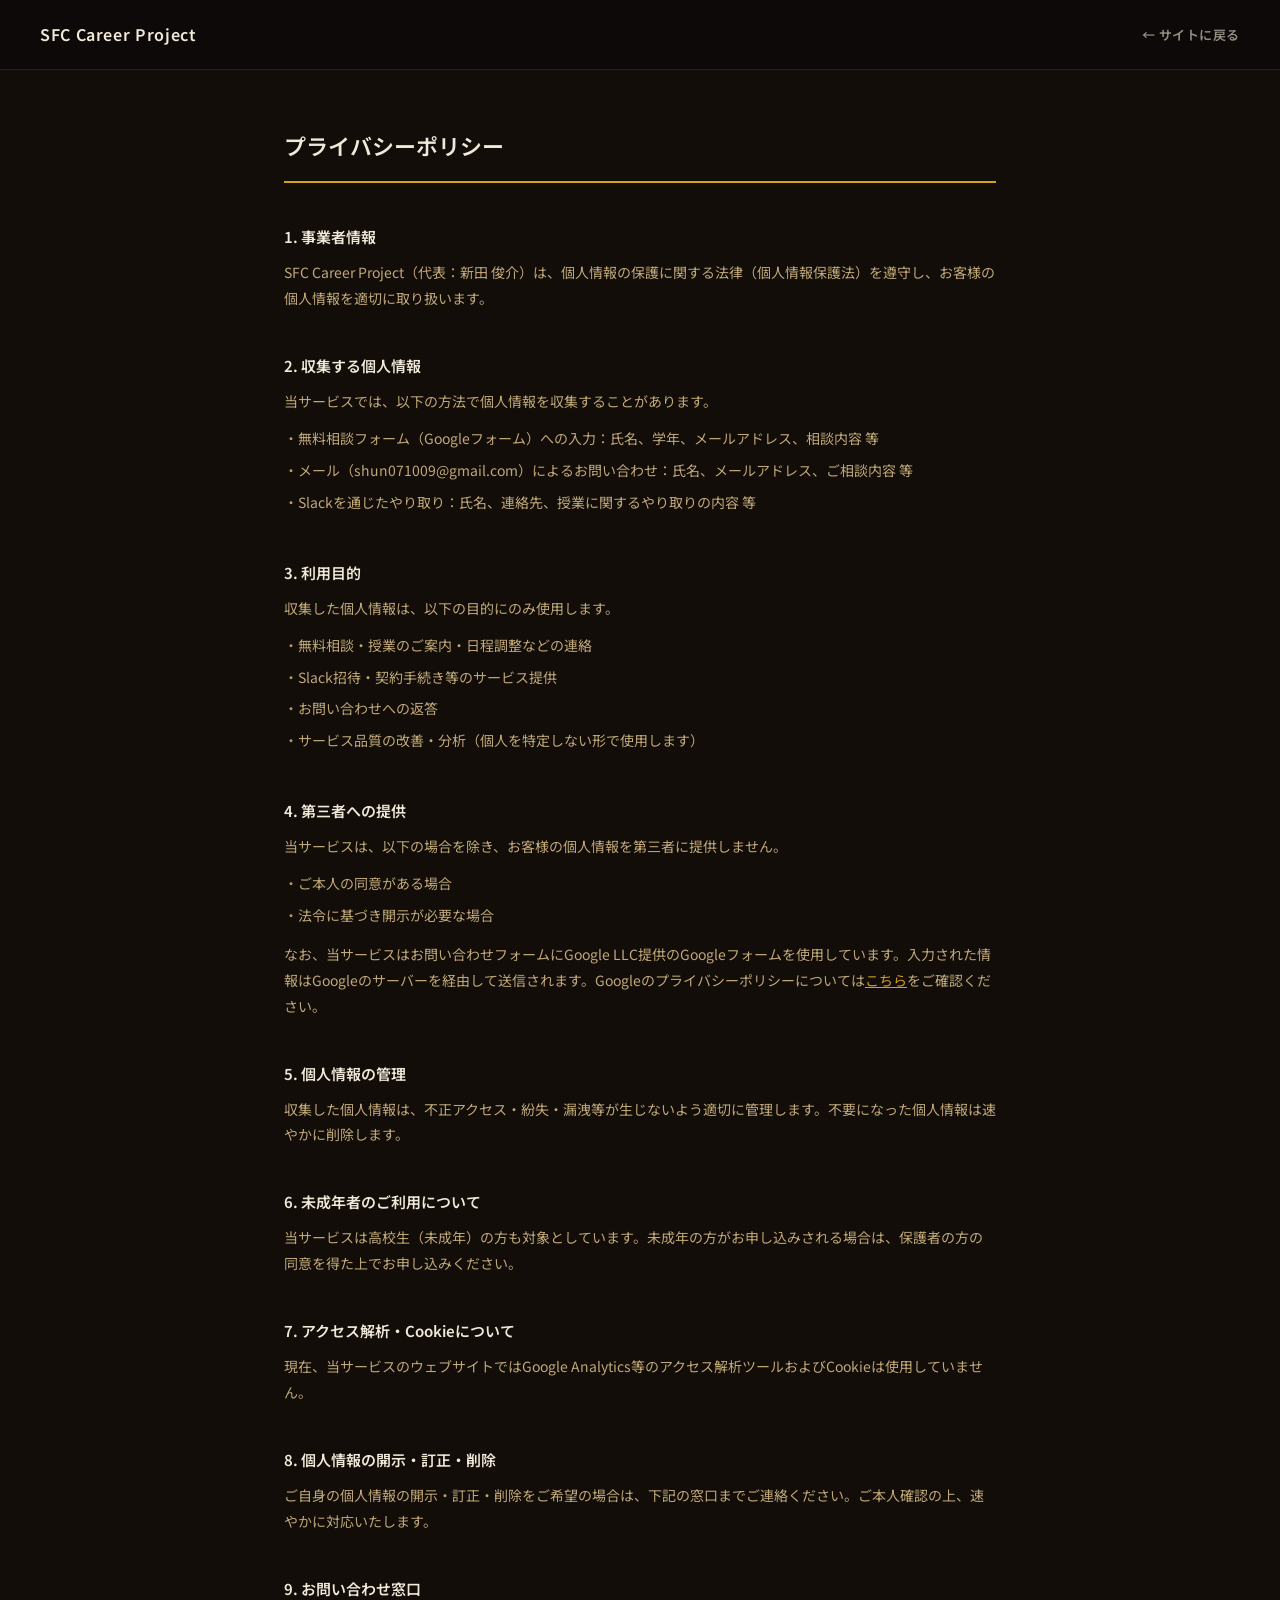
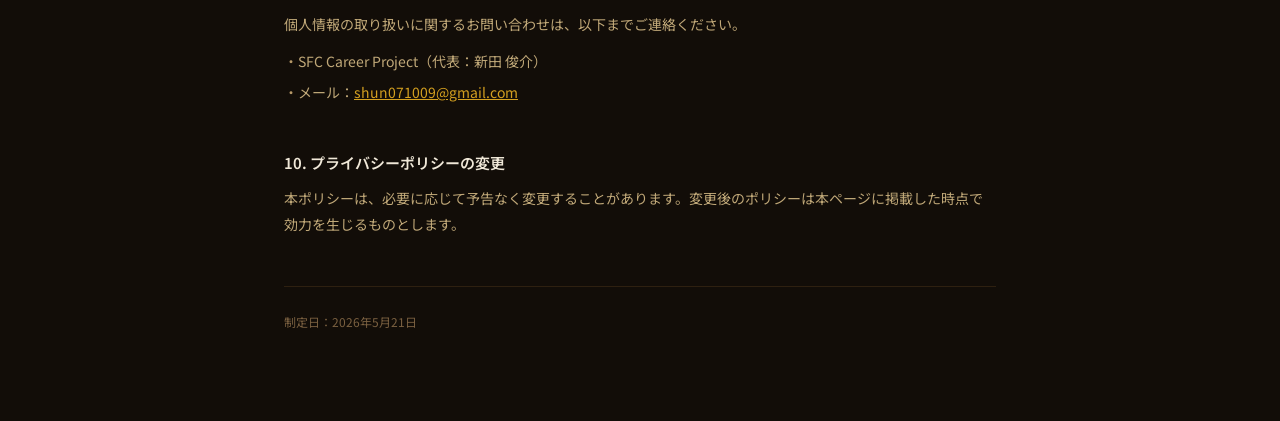
<file: privacy.html>
<!DOCTYPE html>
<html lang="ja">
<head>
<meta charset="UTF-8" />
<meta name="viewport" content="width=device-width, initial-scale=1.0" />
<title>プライバシーポリシー | SFC Career Project</title>
<link rel="preconnect" href="https://fonts.googleapis.com">
<link rel="preconnect" href="https://fonts.gstatic.com" crossorigin>
<link href="https://fonts.googleapis.com/css2?family=Noto+Sans+JP:wght@400;500;600&display=swap" rel="stylesheet">
<style>
  *, *::before, *::after { box-sizing: border-box; margin: 0; padding: 0; }
  body {
    font-family: 'Noto Sans JP', sans-serif;
    color: #f0e8d8;
    background: #120d08;
    line-height: 1.8;
    font-size: 15px;
  }
  header {
    background: #0d0908;
    border-bottom: 1px solid #2e2010;
    padding: 20px 40px;
    display: flex;
    align-items: center;
    justify-content: space-between;
  }
  header a {
    color: #f0e8d8;
    text-decoration: none;
    font-size: 16px;
    font-weight: 600;
    letter-spacing: .04em;
  }
  header .back {
    color: rgba(240,232,216,.6);
    font-size: 13px;
    display: flex;
    align-items: center;
    gap: 6px;
    text-decoration: none;
    transition: color .15s;
  }
  header .back:hover { color: #d4a020; }
  .container {
    max-width: 760px;
    margin: 0 auto;
    padding: 56px 24px 80px;
  }
  h1 {
    font-size: 22px;
    font-weight: 600;
    color: #f0e8d8;
    margin-bottom: 40px;
    padding-bottom: 16px;
    border-bottom: 2px solid #d4a020;
  }
  .section {
    margin-bottom: 40px;
  }
  h2 {
    font-size: 15px;
    font-weight: 600;
    color: #f0e8d8;
    margin-bottom: 10px;
  }
  p {
    font-size: 14px;
    color: #c0a878;
    line-height: 1.85;
    margin-bottom: 8px;
  }
  ul {
    list-style: none;
    margin: 6px 0 0;
  }
  ul li {
    font-size: 14px;
    color: #c0a878;
    padding: 3px 0;
    line-height: 1.85;
  }
  ul li::before {
    content: "・";
    color: #b89968;
  }
  a { color: #d4a020; }
  .note {
    margin-top: 48px;
    font-size: 12px;
    color: #7a6040;
    line-height: 1.8;
    border-top: 1px solid #2e2010;
    padding-top: 24px;
  }
  @media (max-width: 600px) {
    header { padding: 16px 20px; }
    .container { padding: 36px 20px 60px; }
    h1 { font-size: 18px; }
  }
</style>
</head>
<body>

<header>
  <a href="index.html">SFC Career Project</a>
  <a href="index.html" class="back">← サイトに戻る</a>
</header>

<div class="container">
  <h1>プライバシーポリシー</h1>

  <div class="section">
    <h2>1. 事業者情報</h2>
    <p>SFC Career Project（代表：新田 俊介）は、個人情報の保護に関する法律（個人情報保護法）を遵守し、お客様の個人情報を適切に取り扱います。</p>
  </div>

  <div class="section">
    <h2>2. 収集する個人情報</h2>
    <p>当サービスでは、以下の方法で個人情報を収集することがあります。</p>
    <ul>
      <li>無料相談フォーム（Googleフォーム）への入力：氏名、学年、メールアドレス、相談内容 等</li>
      <li>メール（shun071009@gmail.com）によるお問い合わせ：氏名、メールアドレス、ご相談内容 等</li>
      <li>Slackを通じたやり取り：氏名、連絡先、授業に関するやり取りの内容 等</li>
    </ul>
  </div>

  <div class="section">
    <h2>3. 利用目的</h2>
    <p>収集した個人情報は、以下の目的にのみ使用します。</p>
    <ul>
      <li>無料相談・授業のご案内・日程調整などの連絡</li>
      <li>Slack招待・契約手続き等のサービス提供</li>
      <li>お問い合わせへの返答</li>
      <li>サービス品質の改善・分析（個人を特定しない形で使用します）</li>
    </ul>
  </div>

  <div class="section">
    <h2>4. 第三者への提供</h2>
    <p>当サービスは、以下の場合を除き、お客様の個人情報を第三者に提供しません。</p>
    <ul>
      <li>ご本人の同意がある場合</li>
      <li>法令に基づき開示が必要な場合</li>
    </ul>
    <p style="margin-top:10px;">なお、当サービスはお問い合わせフォームにGoogle LLC提供のGoogleフォームを使用しています。入力された情報はGoogleのサーバーを経由して送信されます。Googleのプライバシーポリシーについては<a href="https://policies.google.com/privacy" target="_blank" rel="noopener">こちら</a>をご確認ください。</p>
  </div>

  <div class="section">
    <h2>5. 個人情報の管理</h2>
    <p>収集した個人情報は、不正アクセス・紛失・漏洩等が生じないよう適切に管理します。不要になった個人情報は速やかに削除します。</p>
  </div>

  <div class="section">
    <h2>6. 未成年者のご利用について</h2>
    <p>当サービスは高校生（未成年）の方も対象としています。未成年の方がお申し込みされる場合は、保護者の方の同意を得た上でお申し込みください。</p>
  </div>

  <div class="section">
    <h2>7. アクセス解析・Cookieについて</h2>
    <p>現在、当サービスのウェブサイトではGoogle Analytics等のアクセス解析ツールおよびCookieは使用していません。</p>
  </div>

  <div class="section">
    <h2>8. 個人情報の開示・訂正・削除</h2>
    <p>ご自身の個人情報の開示・訂正・削除をご希望の場合は、下記の窓口までご連絡ください。ご本人確認の上、速やかに対応いたします。</p>
  </div>

  <div class="section">
    <h2>9. お問い合わせ窓口</h2>
    <p>個人情報の取り扱いに関するお問い合わせは、以下までご連絡ください。</p>
    <ul>
      <li>SFC Career Project（代表：新田 俊介）</li>
      <li>メール：<a href="mailto:shun071009@gmail.com">shun071009@gmail.com</a></li>
    </ul>
  </div>

  <div class="section">
    <h2>10. プライバシーポリシーの変更</h2>
    <p>本ポリシーは、必要に応じて予告なく変更することがあります。変更後のポリシーは本ページに掲載した時点で効力を生じるものとします。</p>
  </div>

  <p class="note">制定日：2026年5月21日</p>
</div>

</body>
</html>
</file>
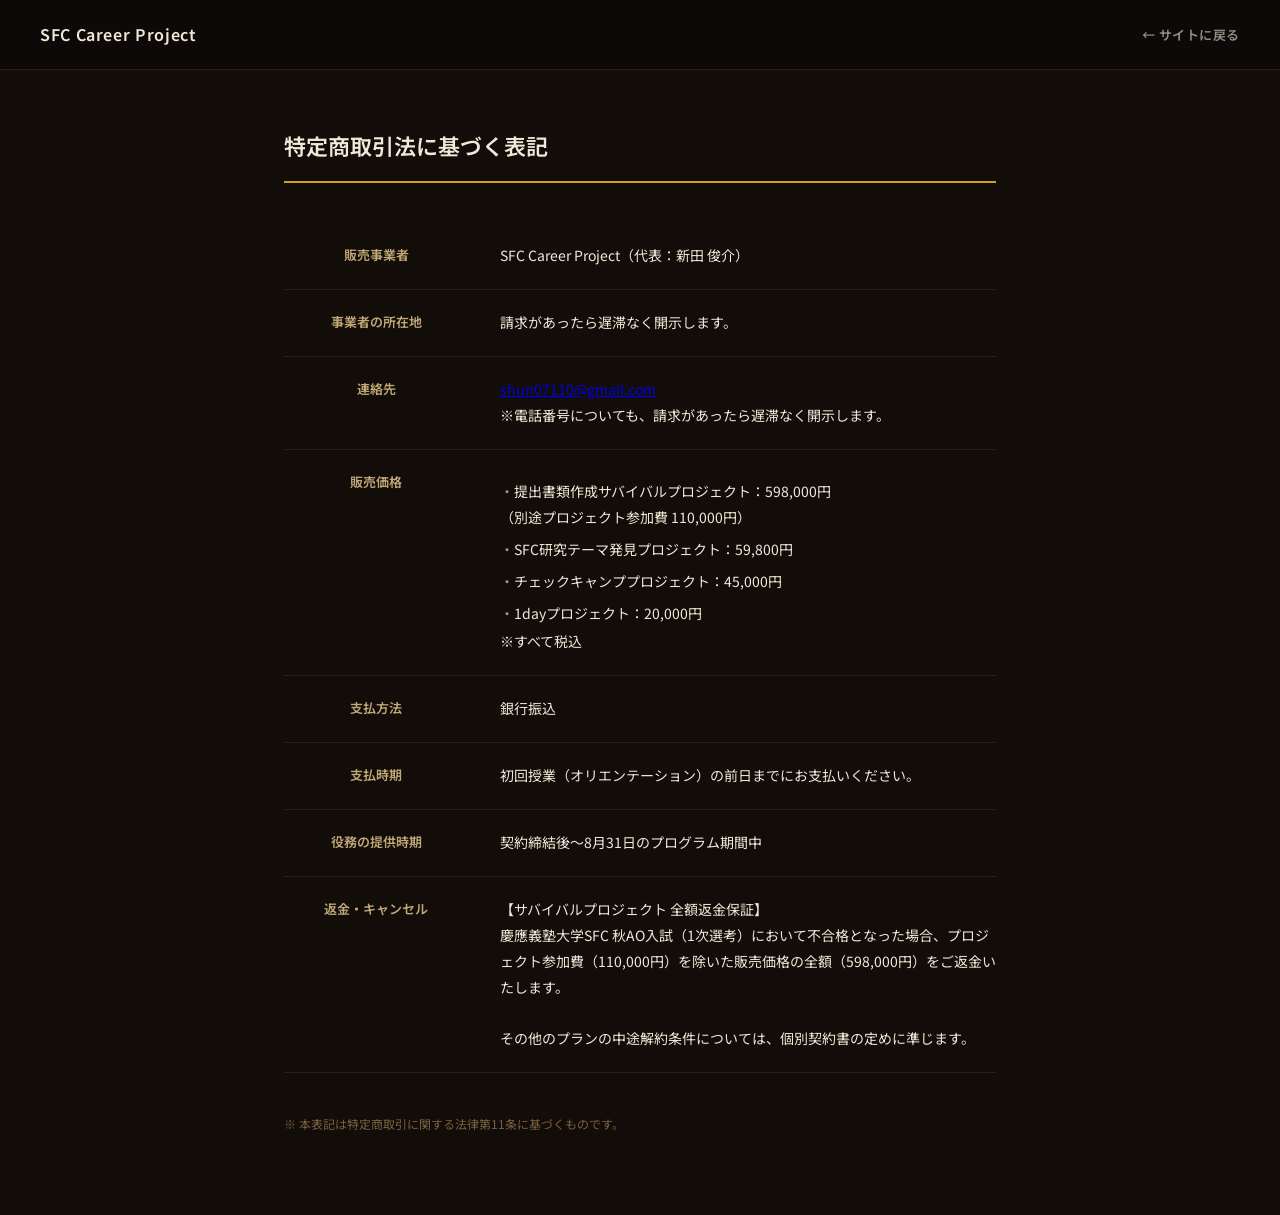
<file: tokutei.html>
<!DOCTYPE html>
<html lang="ja">
<head>
<meta charset="UTF-8" />
<meta name="viewport" content="width=device-width, initial-scale=1.0" />
<title>特定商取引法に基づく表記 | SFC Career Project</title>
<link rel="preconnect" href="https://fonts.googleapis.com">
<link rel="preconnect" href="https://fonts.gstatic.com" crossorigin>
<link href="https://fonts.googleapis.com/css2?family=Noto+Sans+JP:wght@400;500;600&display=swap" rel="stylesheet">
<style>
  *, *::before, *::after { box-sizing: border-box; margin: 0; padding: 0; }
  body {
    font-family: 'Noto Sans JP', sans-serif;
    color: #f0e8d8;
    background: #120d08;
    line-height: 1.8;
    font-size: 15px;
  }
  header {
    background: #0d0908;
    border-bottom: 1px solid #2e2010;
    padding: 20px 40px;
    display: flex;
    align-items: center;
    justify-content: space-between;
  }
  header a {
    color: #f0e8d8;
    text-decoration: none;
    font-size: 16px;
    font-weight: 600;
    letter-spacing: .04em;
  }
  header .back {
    color: rgba(240,232,216,.6);
    font-size: 13px;
    display: flex;
    align-items: center;
    gap: 6px;
    text-decoration: none;
    transition: color .15s;
  }
  header .back:hover { color: #d4a020; }
  .container {
    max-width: 760px;
    margin: 0 auto;
    padding: 56px 24px 80px;
  }
  h1 {
    font-size: 22px;
    font-weight: 600;
    color: #f0e8d8;
    margin-bottom: 40px;
    padding-bottom: 16px;
    border-bottom: 2px solid #d4a020;
  }
  table {
    width: 100%;
    border-collapse: collapse;
  }
  tr {
    border-bottom: 1px solid #2e2010;
  }
  th {
    width: 200px;
    padding: 20px 16px 20px 0;
    font-size: 13px;
    font-weight: 600;
    color: #c0a878;
    vertical-align: top;
    white-space: nowrap;
  }
  td {
    padding: 20px 0 20px 16px;
    font-size: 14px;
    color: #f0e8d8;
    vertical-align: top;
    line-height: 1.85;
  }
  td ul {
    list-style: none;
    margin-top: 6px;
  }
  td ul li {
    padding: 3px 0;
  }
  td ul li::before {
    content: "・";
    color: #b89968;
  }
  .note {
    margin-top: 40px;
    font-size: 12px;
    color: #7a6040;
    line-height: 1.8;
  }
  @media (max-width: 600px) {
    header { padding: 16px 20px; }
    .container { padding: 36px 20px 60px; }
    h1 { font-size: 18px; }
    table, tbody, tr, th, td { display: block; width: 100%; }
    th { padding: 20px 0 4px; color: #d4a020; font-size: 12px; }
    td { padding: 0 0 20px; }
  }
</style>
</head>
<body>

<header>
  <a href="index.html">SFC Career Project</a>
  <a href="index.html" class="back">← サイトに戻る</a>
</header>

<div class="container">
  <h1>特定商取引法に基づく表記</h1>
  <table>
    <tbody>
      <tr>
        <th>販売事業者</th>
        <td>SFC Career Project（代表：新田 俊介）</td>
      </tr>
      <tr>
        <th>事業者の所在地</th>
        <td>請求があったら遅滞なく開示します。</td>
      </tr>
      <tr>
        <th>連絡先</th>
        <td>
          <a href="mailto:shun07110@gmail.com">shun07110@gmail.com</a><br />
          ※電話番号についても、請求があったら遅滞なく開示します。
        </td>
      </tr>
      <tr>
        <th>販売価格</th>
        <td>
          <ul>
            <li>提出書類作成サバイバルプロジェクト：598,000円<br />（別途プロジェクト参加費 110,000円）</li>
            <li>SFC研究テーマ発見プロジェクト：59,800円</li>
            <li>チェックキャンププロジェクト：45,000円</li>
            <li>1dayプロジェクト：20,000円</li>
          </ul>
          ※すべて税込
        </td>
      </tr>
      <tr>
        <th>支払方法</th>
        <td>銀行振込</td>
      </tr>
      <tr>
        <th>支払時期</th>
        <td>初回授業（オリエンテーション）の前日までにお支払いください。</td>
      </tr>
      <tr>
        <th>役務の提供時期</th>
        <td>契約締結後〜8月31日のプログラム期間中</td>
      </tr>
      <tr>
        <th>返金・キャンセル</th>
        <td>
          【サバイバルプロジェクト 全額返金保証】<br />
          慶應義塾大学SFC 秋AO入試（1次選考）において不合格となった場合、プロジェクト参加費（110,000円）を除いた販売価格の全額（598,000円）をご返金いたします。<br /><br />
          その他のプランの中途解約条件については、個別契約書の定めに準じます。
        </td>
      </tr>
    </tbody>
  </table>
  <p class="note">※ 本表記は特定商取引に関する法律第11条に基づくものです。</p>
</div>

</body>
</html>
</file>
